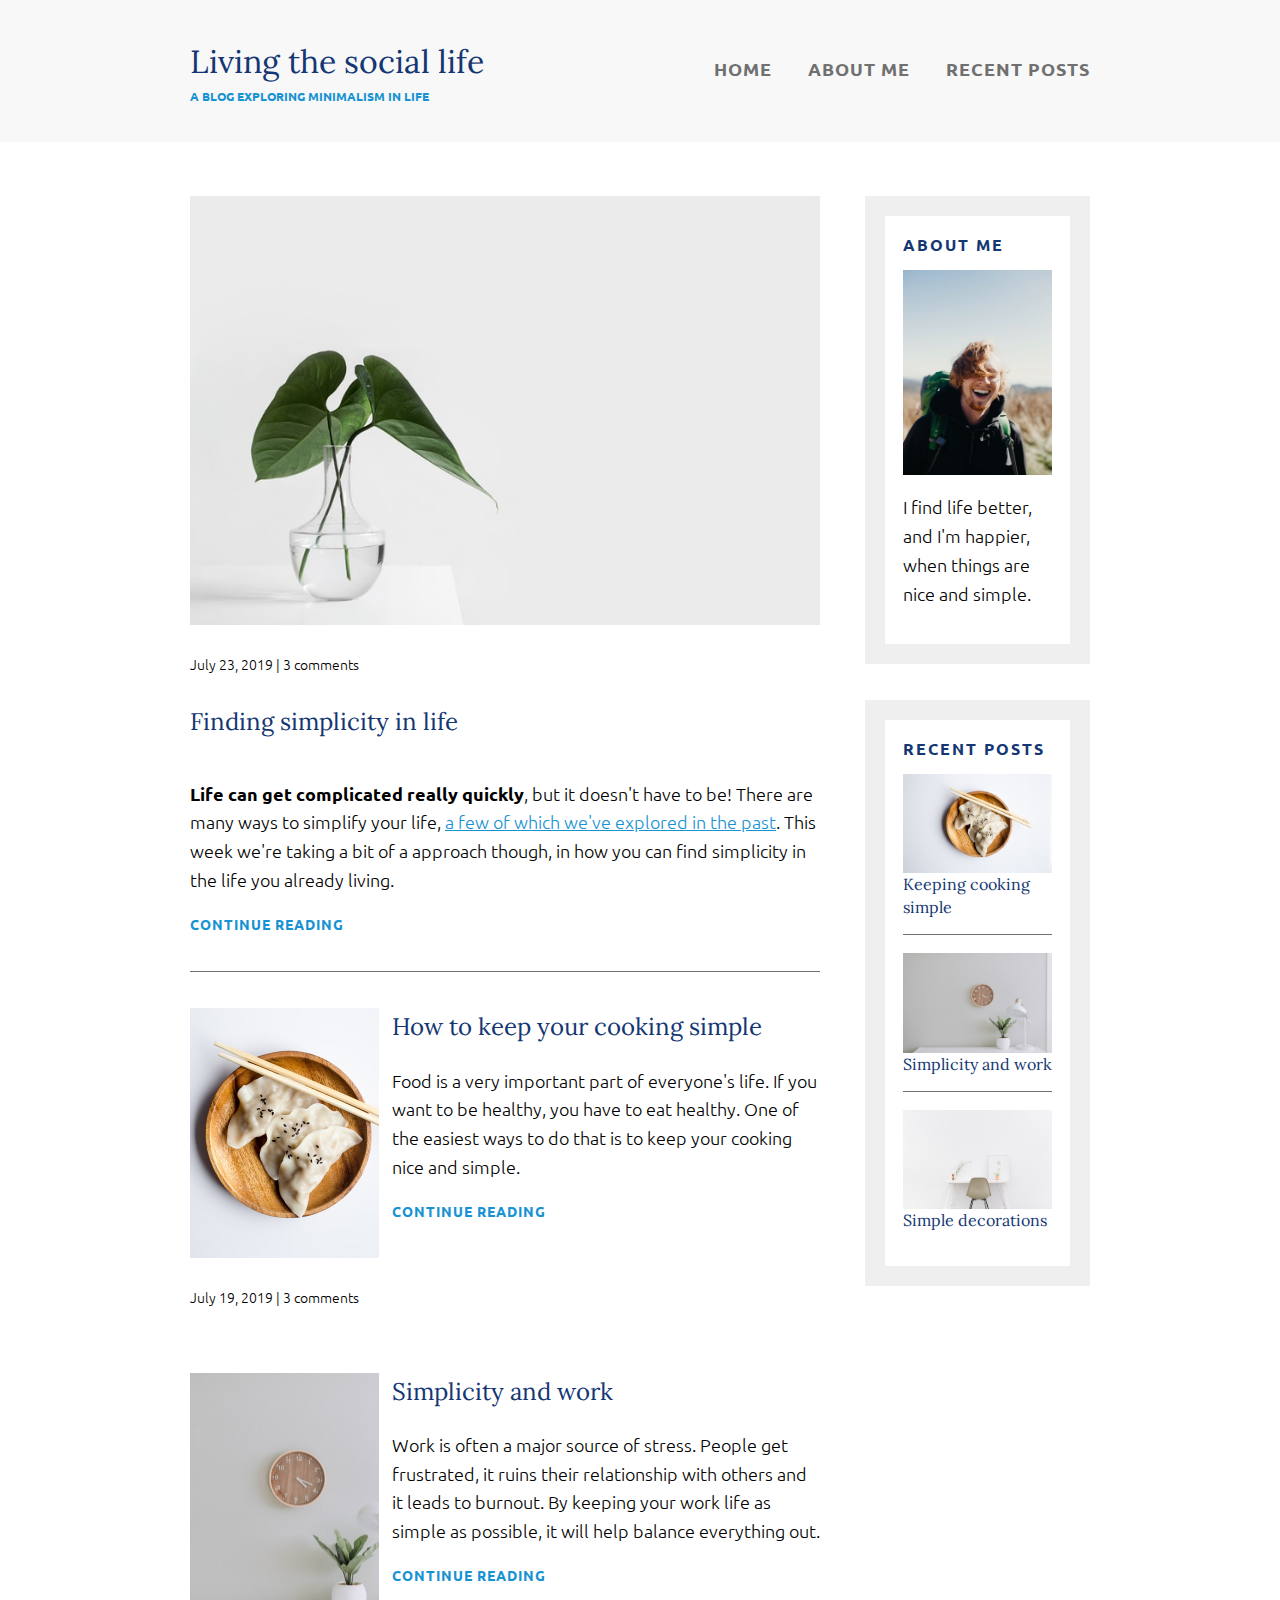
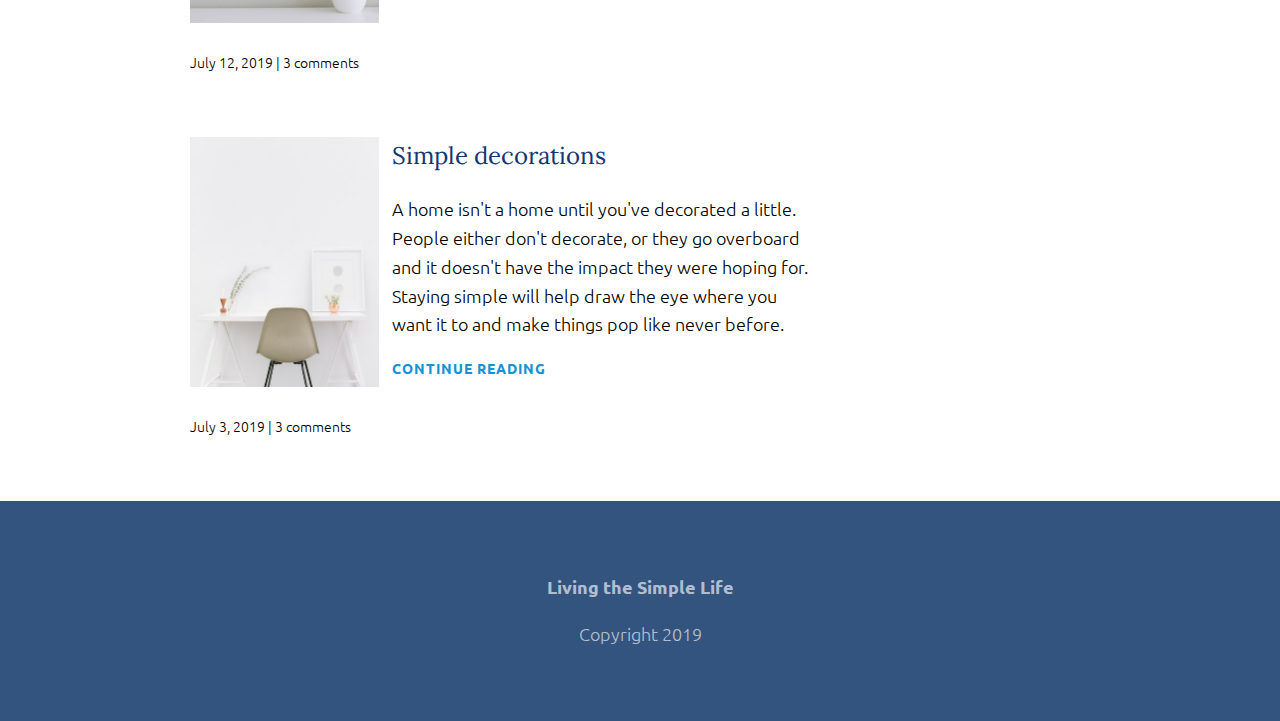
<file: index.html>
<html>
    <head>
        <link href="https://fonts.googleapis.com/css?family=Lora|Ubuntu:300,400,700&display=swap" rel="stylesheet">
        <link rel="stylesheet" href="css/styles.css">
    </head>
    <body> 
        <header>
            <div class="container container-flex">
                <div class="site-title">
                    <h1>Living the social life</h1>
                    <p class="subtitle">A blog exploring minimalism in life</p>
                </div>
                <nav>
                    <ul>
                        <li><a href="index.html">Home</a></li>
                        <li><a href="#">About me</a></li>
                        <li><a href="recent-posts.html">Recent posts</a></li>
                    </ul>
                </nav>
            </div> <!-- / .container -->
        </header>
        
        <div class="container container-flex">
            <main role="main">
                
                <article class="article-featured">
                    <h2 class="article-title">Finding simplicity in life</h2>
                    <img src="img/life.jpg" alt="simple white desk on a white wall with a plant on the far right side" class="article-image">
                    <p class="article-info">July 23, 2019 | 3 comments</p>
                    <p class="article-body"><strong>Life can get complicated really quickly</strong>, but it doesn't have to be! There are many ways to simplify your life, <a href="#">a few of which we've explored in the past</a>. This week we're taking a bit of a approach though, in how you can find simplicity in the life you already living.</p>
                    <a href="#" class="article-read-more">CONTINUE READING</a>
                </article>
                
                <article class="article-recent">
                    <div class="article-recent-main">
                        <h2 class="article-title">How to keep your cooking simple </h2>
                        <p class="article-body">Food is a very important part of everyone's life. If you want to be healthy, you have to eat healthy. One of the easiest ways to do that is to keep your cooking nice and simple.</p>
                        <a href="#" class="article-read-more">CONTINUE READING</a>
                    </div>
                    <div class="article-recent-secondary">
                        <img src="img/food.jpg" alt="two dumplings on a wood plate with chopsticks" class="article-image">
                        <p class="article-info">July 19, 2019 | 3 comments</p>
                    </div>
                </article>
                
                <article class="article-recent">
                    <div class="article-recent-main">
                        <h2 class="article-title">Simplicity and work </h2>
                        <p class="article-body">Work is often a major source of stress. People get frustrated, it ruins their relationship with others and it leads to burnout. By keeping your work life as simple as possible, it will help balance everything out.</p>
                        <a href="#" class="article-read-more">CONTINUE READING</a>
                    </div>
                    <div class="article-recent-secondary">
                        <img src="img/work.jpg" alt="a chair white chair at a white desk on a white wall" class="article-image">
                        <p class="article-info">July 12, 2019 | 3 comments</p>
                    </div>
                </article>
                
                <article class="article-recent">
                    <div class="article-recent-main">
                        <h2 class="article-title">Simple decorations</h2>
                        <p class="article-body">A home isn't a home until you've decorated a little. People either don't decorate, or they go overboard and it doesn't have the impact they were hoping for. Staying simple will help draw the eye where you want it to and make things pop like never before.</p>
                        <a href="#" class="article-read-more">CONTINUE READING</a>
                    </div>
                    <div class="article-recent-secondary">
                        <img src="img/deco.jpg" alt="a green plant in a clear, round vase with water in it" class="article-image">
                        <p class="article-info">July 3, 2019 | 3 comments</p>
                    </div>
                </article>
            </main>
            
            <aside class="sidebar">
                
                <div class="sidebar-widget">
                    <h2 class="widget-title">ABOUT ME</h2>
                    <img src="img/about-me.jpg" alt="john doe" class="widget-image">
                    <p class="widget-body">I find life better, and I'm happier, when things are nice and simple.</p>
                </div>
                
                <div class="sidebar-widget">
                    <h2 class="widget-title">RECENT POSTS</h2>
                    <div class="widget-recent-post">
                        <h3 class="widget-recent-post-title">Keeping cooking simple</h3>
                        <img src="img/food.jpg" alt="two dumplings on a wood plate with chopsticks" class="widget-image">
                    </div>
                    <div class="widget-recent-post">
                        <h3 class="widget-recent-post-title">Simplicity and work</h3>
                        <img src="img/work.jpg" alt="a chair white chair at a white desk on a white wall" class="widget-image">
                    </div>
                    <div class="widget-recent-post">
                        <h3 class="widget-recent-post-title">Simple decorations</h3>
                        <img src="img/deco.jpg" alt="a green plant in a clear, round vase with water in it" class="widget-image">
                    </div>
                </div>
                
            </aside>
            
        </div>
        
        
        <footer>
            <p><strong>Living the Simple Life</strong></p>
            <p>Copyright 2019</p>
        </footer>

        
        
    </body>
</html>
</file>
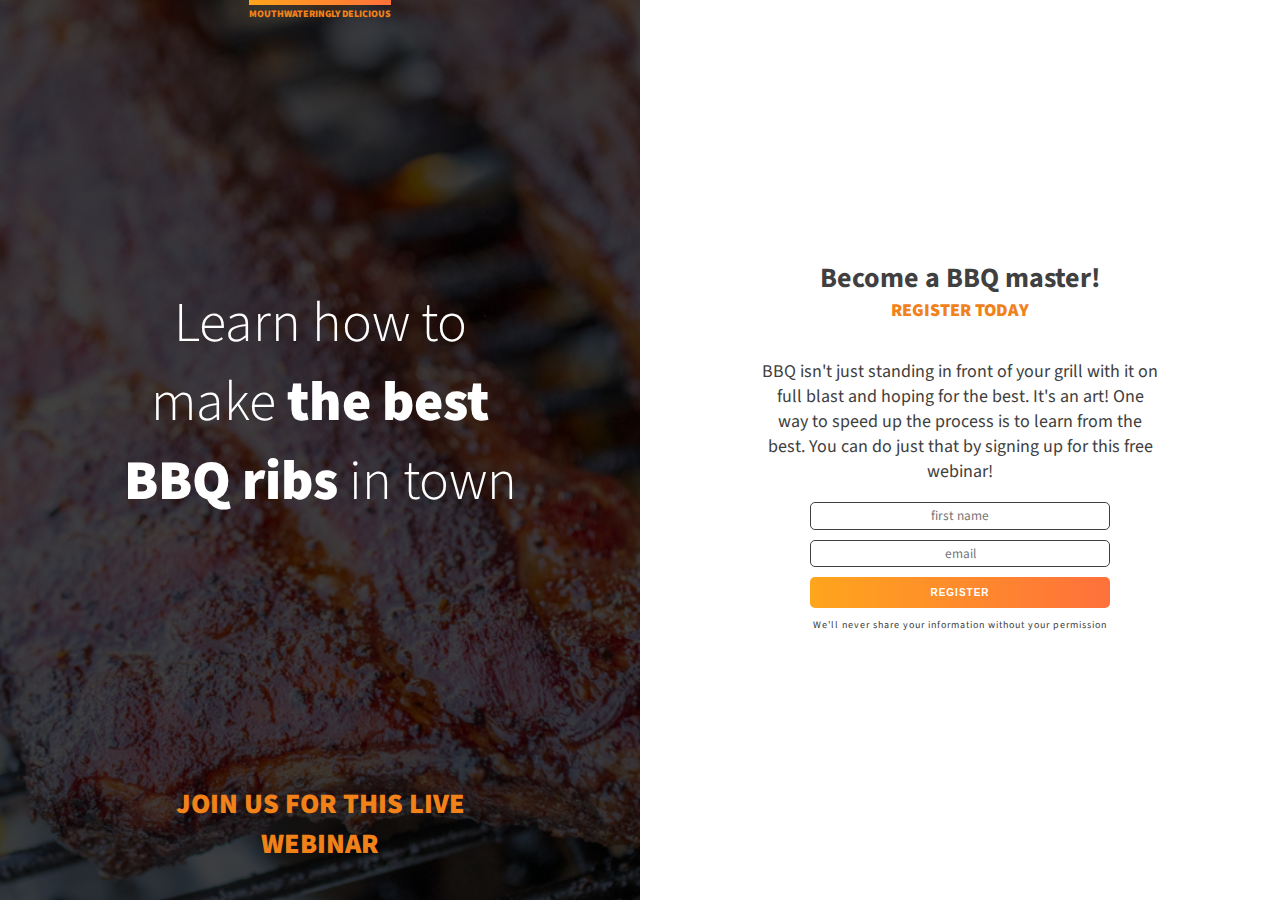
<file: BBQ_ribs/index.html>
<!DOCTYPE html>
<html>
    <head>
        <title>Become a BBQ master!</title>
        <link href="https://fonts.googleapis.com/css?family=Source+Sans+Pro:300,400,900&display=swap" rel="stylesheet">
        <link href="css/styles.css" rel="stylesheet">
    </head>
    <body>
        <div class="intro">
            <h1>Learn how to make <strong>the best BBQ ribs</strong> in town</h1>
            <p>Join us for this live webinar</p>
            <p class="top-text">Mouthwateringly delicious</p>
        </div>
        
        <div class="main-content">
            <h2>Become a BBQ master! </h2>
            <p>Register Today</p>
            <p>BBQ isn't just standing in front of your grill with it on full blast and hoping for the best. It's an art! One way to speed up the process is to learn from the best. You can do just that by signing up for this free webinar!</p>
            
            <form class="email-collector" action="#" method="POST">
                <input type="text" required placeholder="first name">
                <input type="email" required  placeholder="email">
                <button class="btn btn-primary" type="submit">Register</button>
            </form>
            
            <p class="fine-print">We'll never share your information without your permission</p>
        </div>
    </body>
</html>
</file>
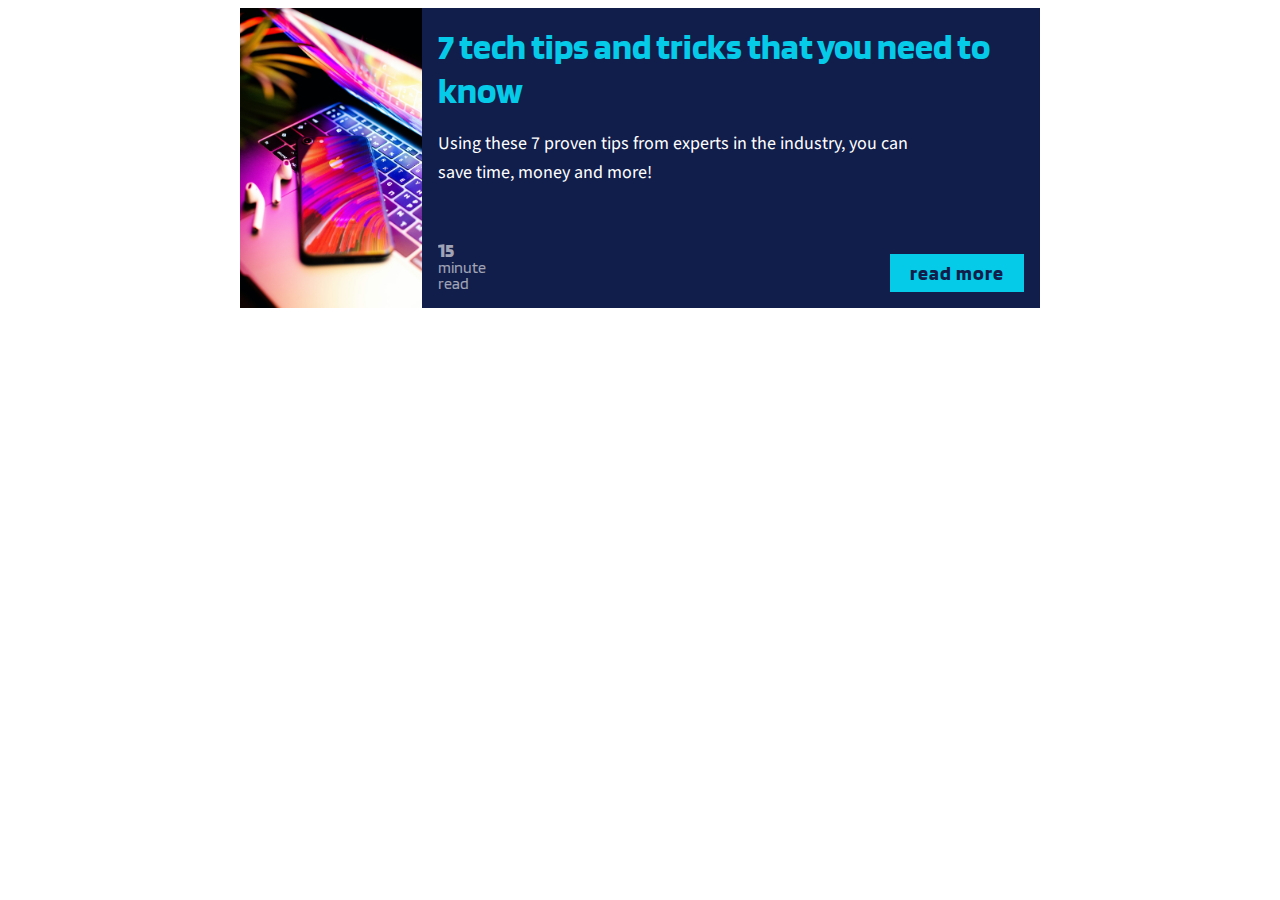
<file: MoreOnFlex/index.html>
<html>
    <head>
        <title>Flexbox card</title>
        <link href="https://fonts.googleapis.com/css?family=Blinker:400,700|Source+Sans+Pro&display=swap" rel="stylesheet">
        <link rel="stylesheet" href="css/styles.css">
    </head>
    <body>
        <div class="card">
            <img class="card-img" src="./images/tech.jpg" alt="an iphone on a macbook with dramatic lighting">
            <div class="card-content">
                <h2 class="card-title">7 tech tips and tricks that you need to know</h2>
                <p class="card-body">Using these 7 proven tips from experts in the industry, you can save time, money and more!</p>
                <div class="card-footer">
                    <p class="card-read-time"><span>15</span> minute<br>read</p>
                    <a href="#" class="card-btn">read more</a>
                </div>
            </div>
        </div>
    </body>
</html>
</file>
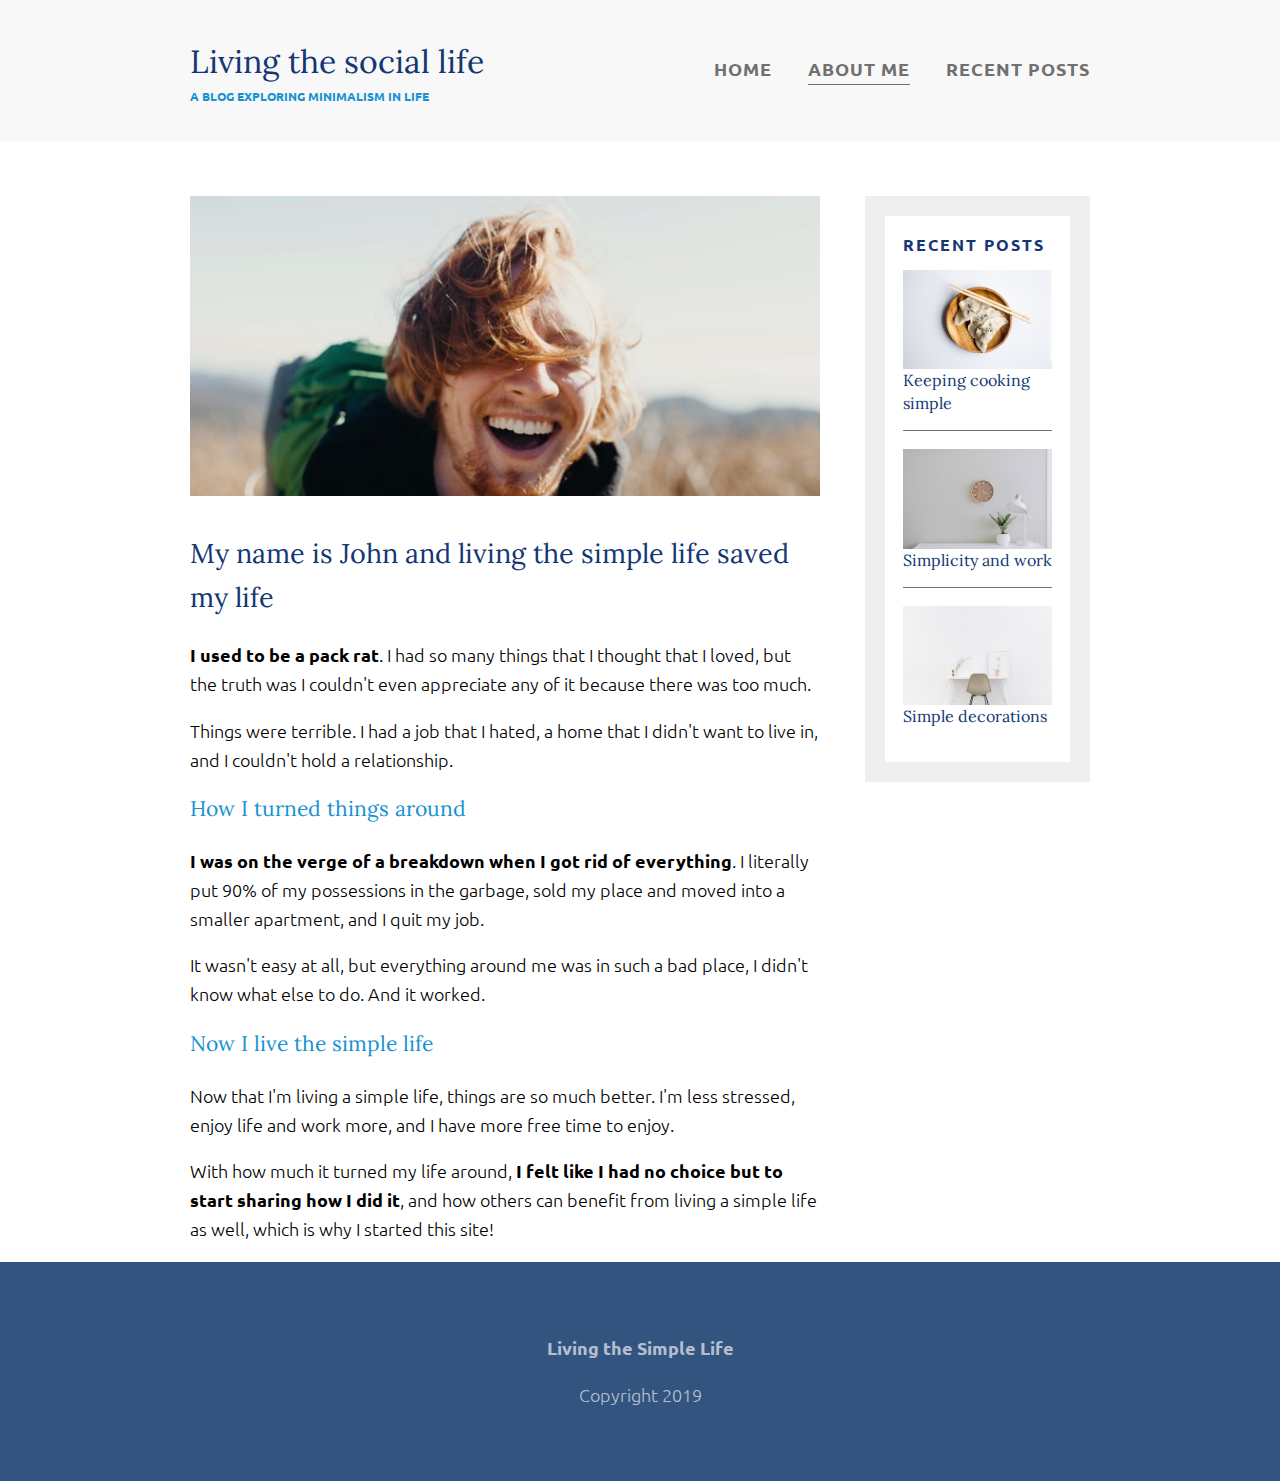
<file: about-me.html>
<html>
    <head>
        <link href="https://fonts.googleapis.com/css?family=Lora|Ubuntu:300,400,700&display=swap" rel="stylesheet">
        <link rel="stylesheet" href="css/styles.css">
    </head>
    <body> 
        <header>
            <div class="container container-flex">
                <div class="site-title">
                    <h1>Living the social life</h1>
                    <p class="subtitle">A blog exploring minimalism in life</p>
                </div>
                <nav>
                    <ul>
                        <li><a href="index.html">Home</a></li>
                        <li><a class="current-page" href="about-me.html">About me</a></li>
                        <li><a href="recent-posts.html">Recent posts</a></li>
                    </ul>
                </nav>
            </div> <!-- / .container -->
        </header>
        
        <div class="container container-flex">
            <main role="main">
                <img src="img/about-me.jpg" class="image-full">
                <h2>My name is John and living the simple life saved my life</h2>

                <p><strong>I used to be a pack rat</strong>. I had so many things that I thought that I loved, but the truth was I couldn't even appreciate any of it because there was too much.</p>
                <p>Things were terrible. I had a job that I hated, a home that I didn't want to live in, and I couldn't hold a relationship.</p>

                <h3>How I turned things around</h3>
                <p><strong>I was on the verge of a breakdown when I got rid of everything</strong>. I literally put 90% of my possessions in the garbage, sold my place and moved into a smaller apartment, and I quit my job.</p>
                <p>It wasn't easy at all, but everything around me was in such a bad place, I didn't know what else to do. And it worked.</p>

                <h3>Now I live the simple life</h3>
                <p>Now that I'm living a simple life, things are so much better. I'm less stressed, enjoy life and work more, and I have more free time to enjoy.</p>
                <p>With how much it turned my life around, <strong>I felt like I had no choice but to start sharing how I did it</strong>, and how others can benefit from living a simple life as well, which is why I started this site!</p>
            </main>
            
            <aside class="sidebar">
                            
                <div class="sidebar-widget">
                    <h2 class="widget-title">RECENT POSTS</h2>
                    <div class="widget-recent-post">
                        <h3 class="widget-recent-post-title">Keeping cooking simple</h3>
                        <img src="img/food.jpg" alt="two dumplings on a wood plate with chopsticks" class="widget-image">
                    </div>
                    <div class="widget-recent-post">
                        <h3 class="widget-recent-post-title">Simplicity and work</h3>
                        <img src="img/work.jpg" alt="a chair white chair at a white desk on a white wall" class="widget-image">
                    </div>
                    <div class="widget-recent-post">
                        <h3 class="widget-recent-post-title">Simple decorations</h3>
                        <img src="img/deco.jpg" alt="a green plant in a clear, round vase with water in it" class="widget-image">
                    </div>
                </div>
                
            </aside>
            
        </div>
        
        
        <footer>
            <p><strong>Living the Simple Life</strong></p>
            <p>Copyright 2019</p>
        </footer>

        
        
    </body>
</html>
</file>
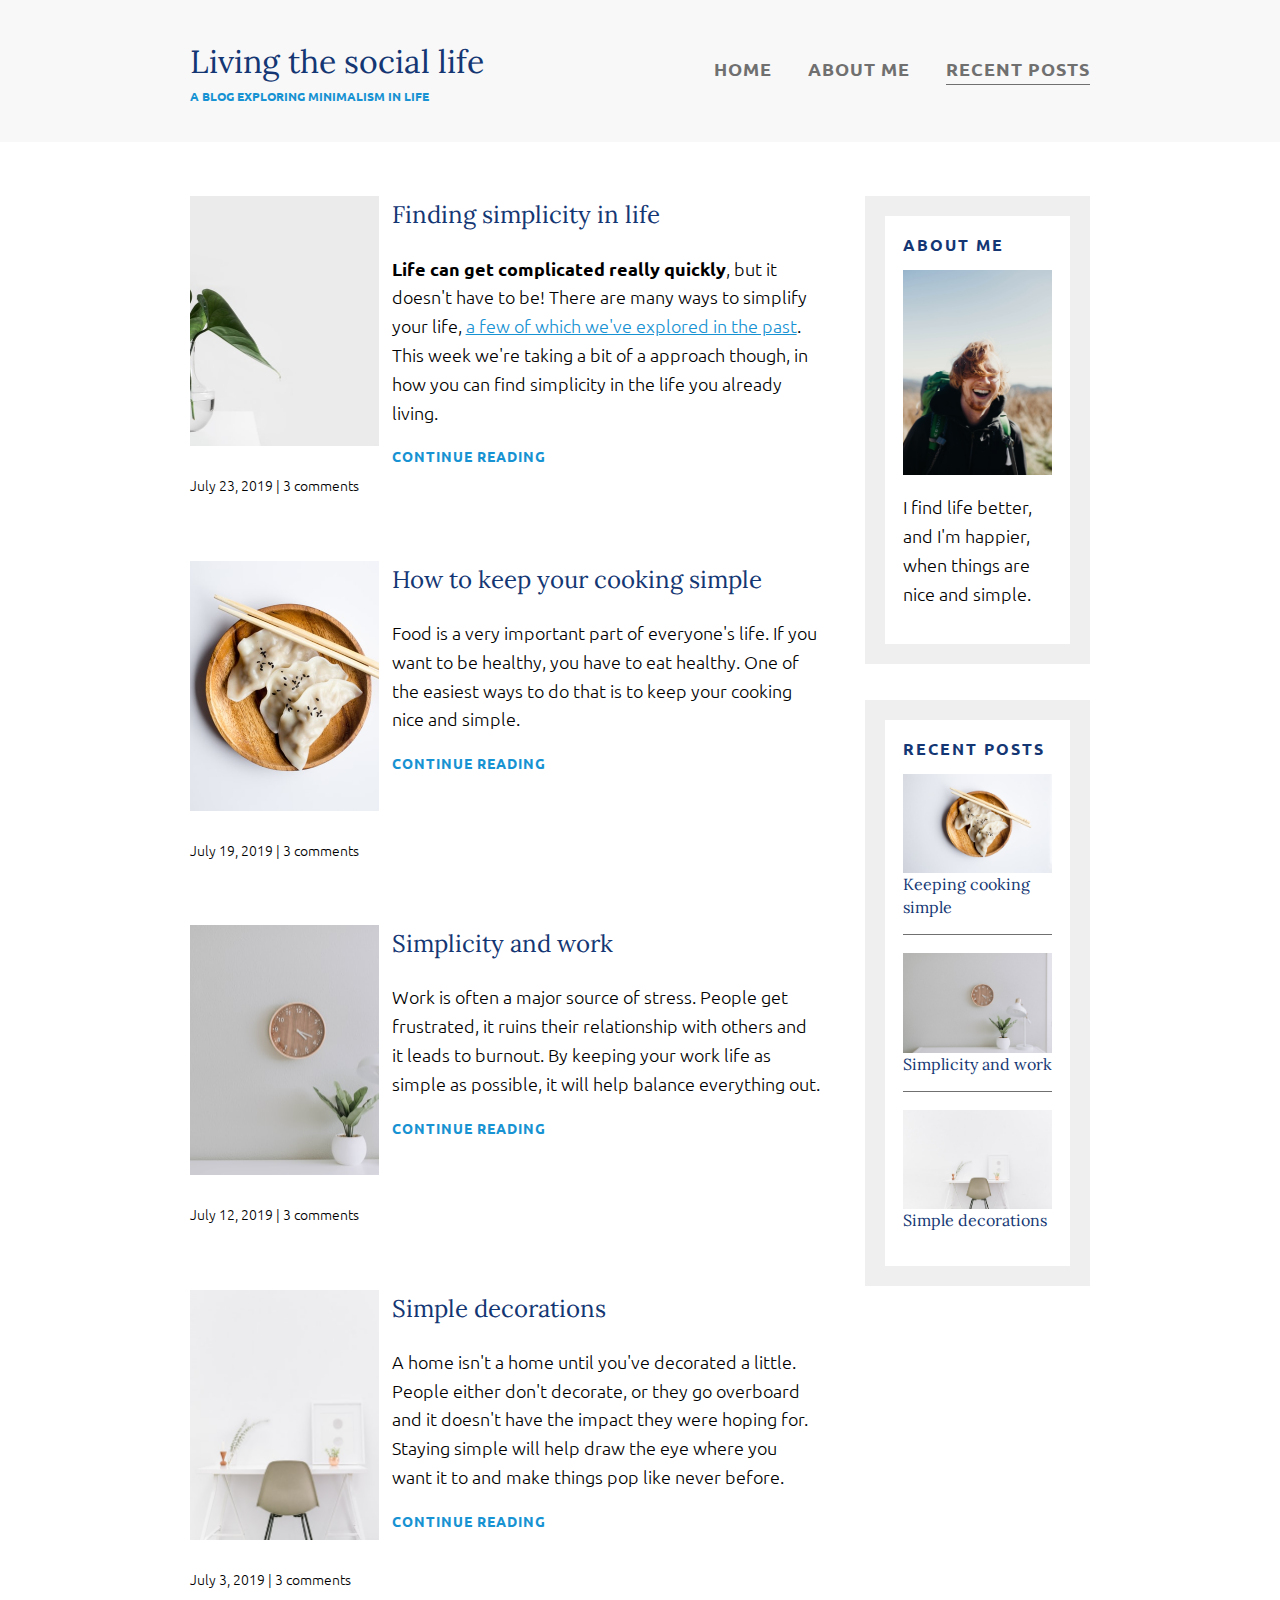
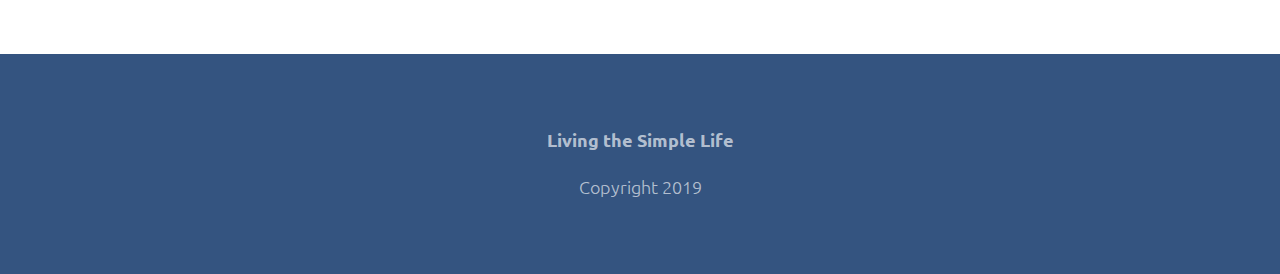
<file: recent-posts.html>
<html>
    <head>
        <link href="https://fonts.googleapis.com/css?family=Lora|Ubuntu:300,400,700&display=swap" rel="stylesheet">
        <link rel="stylesheet" href="css/styles.css">
    </head>
    <body> 
        <header>
            <div class="container container-flex">
                <div class="site-title">
                    <h1>Living the social life</h1>
                    <p class="subtitle">A blog exploring minimalism in life</p>
                </div>
                <nav>
                    <ul>
                        <li><a href="index.html">Home</a></li>
                        <li><a href="about-me.html">About me</a></li>
                        <li><a class="current-page" href="recent-posts.html">Recent posts</a></li>
                    </ul>
                </nav>
            </div> <!-- / .container -->
        </header>
        
        <div class="container container-flex">
            <main role="main">
                
                <article class="article-recent">
                    <div class="article-recent-main">
                        <h2 class="article-title">Finding simplicity in life</h2>
                        <p class="article-body"><strong>Life can get complicated really quickly</strong>, but it doesn't have to be! There are many ways to simplify your life, <a href="#">a few of which we've explored in the past</a>. This week we're taking a bit of a approach though, in how you can find simplicity in the life you already living.</p>
                        <a href="#" class="article-read-more">CONTINUE READING</a>
                    </div>
                    <div class="article-recent-secondary">
                        <img src="img/life.jpg" alt="simple white desk on a white wall with a plant on the far right side" class="article-image">
                        <p class="article-info">July 23, 2019 | 3 comments</p>
                    </div>
                </article>
                
                <article class="article-recent">
                    <div class="article-recent-main">
                        <h2 class="article-title">How to keep your cooking simple </h2>
                        <p class="article-body">Food is a very important part of everyone's life. If you want to be healthy, you have to eat healthy. One of the easiest ways to do that is to keep your cooking nice and simple.</p>
                        <a href="#" class="article-read-more">CONTINUE READING</a>
                    </div>
                    <div class="article-recent-secondary">
                        <img src="img/food.jpg" alt="two dumplings on a wood plate with chopsticks" class="article-image">
                        <p class="article-info">July 19, 2019 | 3 comments</p>
                    </div>
                </article>
                
                <article class="article-recent">
                    <div class="article-recent-main">
                        <h2 class="article-title">Simplicity and work </h2>
                        <p class="article-body">Work is often a major source of stress. People get frustrated, it ruins their relationship with others and it leads to burnout. By keeping your work life as simple as possible, it will help balance everything out.</p>
                        <a href="#" class="article-read-more">CONTINUE READING</a>
                    </div>
                    <div class="article-recent-secondary">
                        <img src="img/work.jpg" alt="a chair white chair at a white desk on a white wall" class="article-image">
                        <p class="article-info">July 12, 2019 | 3 comments</p>
                    </div>
                </article>
                
                <article class="article-recent">
                    <div class="article-recent-main">
                        <h2 class="article-title">Simple decorations</h2>
                        <p class="article-body">A home isn't a home until you've decorated a little. People either don't decorate, or they go overboard and it doesn't have the impact they were hoping for. Staying simple will help draw the eye where you want it to and make things pop like never before.</p>
                        <a href="#" class="article-read-more">CONTINUE READING</a>
                    </div>
                    <div class="article-recent-secondary">
                        <img src="img/deco.jpg" alt="a green plant in a clear, round vase with water in it" class="article-image">
                        <p class="article-info">July 3, 2019 | 3 comments</p>
                    </div>
                </article>
            </main>
            
            <aside class="sidebar">
                
                <div class="sidebar-widget">
                    <h2 class="widget-title">ABOUT ME</h2>
                    <img src="img/about-me.jpg" alt="john doe" class="widget-image">
                    <p class="widget-body">I find life better, and I'm happier, when things are nice and simple.</p>
                </div>
                
                <div class="sidebar-widget">
                    <h2 class="widget-title">RECENT POSTS</h2>
                    <div class="widget-recent-post">
                        <h3 class="widget-recent-post-title">Keeping cooking simple</h3>
                        <img src="img/food.jpg" alt="two dumplings on a wood plate with chopsticks" class="widget-image">
                    </div>
                    <div class="widget-recent-post">
                        <h3 class="widget-recent-post-title">Simplicity and work</h3>
                        <img src="img/work.jpg" alt="a chair white chair at a white desk on a white wall" class="widget-image">
                    </div>
                    <div class="widget-recent-post">
                        <h3 class="widget-recent-post-title">Simple decorations</h3>
                        <img src="img/deco.jpg" alt="a green plant in a clear, round vase with water in it" class="widget-image">
                    </div>
                </div>
                
            </aside>
            
        </div>
        
        
        <footer>
            <p><strong>Living the Simple Life</strong></p>
            <p>Copyright 2019</p>
        </footer>

        
        
    </body>
</html>
</file>
<file: css/styles.css>
/*  Fonts
-----
font-family: 'Lora', serif;
font-family: 'Ubuntu', sans-serif;
*/

body {
    margin: 0;
    font-family: 'Ubuntu', sans-serif;
    font-size: 1.125rem;
    font-weight: 300;
    line-height: 1.6;
}

img {
    max-width: 100%;
    display: block;
}

.image-full {
    max-height: 300px;
    width: 100%;
    object-fit: cover;
    margin-bottom: 2em;
}

/* =================
Typography
================= */

h1, 
h2,
h3 {
    font-family: 'Lora', serif;
    font-weight: 400;
    color: #143774;
    margin-top: 0;
}

h1 {
    font-size: 2rem;
    margin: 0;
}

h3 {
    color: #1792d2;
}

a {
    color: #1792d2;
}

a:hover,
a:focus {
    color: #143774;
}

strong {
    font-weight: 700;
}

/* h1 subtitle */
.subtitle {
    font-weight: 700;
    color: #1792d2;
    font-size: .75rem;
    margin: 0;
    text-transform: uppercase;
}

.article-title {
    font-size: 1.5rem;
}

.article-read-more,
.article-info {
    font-size: .875rem;
}

.article-read-more {
    color: #1792d2;
    text-decoration: none;
    font-weight: 700;
    text-transform: uppercase;
    letter-spacing: 1px;
}

.article-read-more:hover,
.article-read-more:focus {
    color: #143774;
    text-decoration: underline;
}

.article-info {
    margin: 2em 0;
}

.widget-title,
.widget-recent-post-title {
    font-size: 1rem;
    line-height: 1.4;
}

.widget-title {
    font-family: 'Ubuntu', sans-serif;
    font-weight: 700;
    letter-spacing: 2px;
}

.widget-recent-post-title {
    color: #143774;
}


/* =================
Layout
================= */

.container {
    width: 90%;
    max-width: 900px;
    margin: 0 auto;
}

.container-flex {
    display: flex;
    flex-direction: column;
    justify-content: space-between;
}

header {
    background: #f8f8f8;
    padding: 2em 0;
    text-align: center;
    margin-bottom: 3em;
}

footer {
    background:#345480;
    color: rgba(255,255,255, .65);
    /* a = alpha */
    /* alpha = opacity / transparency */
    text-align: center;
    padding: 3em 0;
}

@media (min-width: 675px) {
    header {
        text-align: left;
    }
    
    .container-flex {
        flex-direction: row;
    }
    
    main {
        width: 70%;
    }
    
    aside {
        width: 25%;
        min-width: 200px;
        margin-left: 1em;
    }
}

/* navigation */

nav ul {
    list-style: none;
    padding: 0;
    display: flex;
    justify-content: center;
}

nav li {
    margin-left: 2em;
}

nav a {
    text-decoration: none;
    color: #707070;
    font-weight: 700;
    text-transform: uppercase;
    letter-spacing: 1px;
    padding: .25em 0;
}

nav a:hover,
nav a:focus {
    color: #1792d2;
}

.current-page {
    border-bottom: 1px solid #707070;
}

.current-page:hover {
    color: #707070;
}

@media (max-width: 675px) {
    nav ul {
        flex-direction: column;
    }
    
    nav li {
        margin: .5em 0;
    }
}

/* articles */

.article-featured {
    border-bottom: #707070 1px solid;
    padding-bottom: 2em;
    margin-bottom: 2em;
}

.article-recent {
    display: flex;
    flex-direction: column;
    margin-bottom: 2em;
}

.article-recent-main {
    order: 2;
}

.article-recent-secondary {
    order: 1;
}

@media (min-width: 675px) {
    .article-recent {
        flex-direction: row;
        justify-content: space-between;
    }
    
    .article-recent-main {
        width: 68%;
    }
    
    .article-recent-secondary {
        width: 30%;
    }
    
    .article-featured {
        display: flex;
        flex-direction: column;
    }
    
    .article-image {
        order: -2;
        min-height: 250px;
        object-fit: cover;
        /* object-position: left; */
    }
    
    .article-info {
        order: -1;
    }
}

/* widgets */

.sidebar-widget {
    border: 20px solid #efefef;
    margin-bottom: 2em;
    padding: 1em;
}

.widget-recent-post {
    display: flex;
    flex-direction: column;
    border-bottom: 1px solid #707070;
    margin-bottom: 1em;
}

.widget-recent-post:last-child {
    border: 0;
    margin: 0;
}

.widget-image {
    order: -1;
}
</file>
<file: BBQ_ribs/css/styles.css>
/*  font-family: 'Source Sans Pro', sans-serif;  */

* {
    box-sizing: border-box;
}

body {
    margin: 0;
    font-family: 'Source Sans Pro', sans-serif; 
    font-size: 1rem;
    color: #404040;
    text-align: center;
}


/* =================
   Typography 
   ================= */

h1 {
    font-size: 2.25rem;
    font-weight: 300;
    color: #fff;
    margin: 0;
}

h1 + p {
    color: #F18119;
    font-weight: 900;
    font-size: 1.3125rem;
    text-transform: uppercase;
    margin: 0;
}

h2 {
    font-size: 1.3125rem;
    margin: 0;
}

h2 + p {
    font-weight: 900;
    color: #F18119;
    margin-top: 0;
    text-transform: uppercase;
}

.top-text {
    font-size: 0.625rem;
    margin: 0;
    padding-top: 2px;
    color: #F18119;
    font-weight: 900;
    text-transform: uppercase;
    order: -1;
    border-top: 5px solid #F18119;
    border-image: linear-gradient(to left, #ff713b, #ffa51d) 1;
}

.fine-print {
    font-size: 0.625rem;
    letter-spacing: 1px;
}

strong { font-weight: 900; }


/* =================
   Intro section 
   ================= */
   
.intro {
    background-image: url(../images/dark-ribs.jpg);
     /* //linear-gradient(45deg,red, blue); */
    background-color: #404040; 
    background-blend-mode: multiply;
    background-size: cover;
    background-position: center;
    padding: 0 .5em 2em;
    display: flex;
    flex-direction: column;
    justify-content: space-between;
    min-height: 50vh;
}


/* =================
   main-content section 
   ================= */
   
.main-content {
    padding: 2em 1em;
}



.intro > *,
.main-content > * {
    max-width: 400px;
    margin-left: auto;
    margin-right: auto;
}


/* =================
   form
   ================= */
   
.email-collector {
    width: 80%;
    max-width: 300px;
}

input,
.btn {
    width: 100%;
    border-radius: 5px;
}

input {
    font-family: inherit;
    text-align: inherit;
    margin-bottom: .75em;
    padding: .25em;
    border: 1px solid #404040;
    transform: scale(1);
    transition: transform 250ms;
}

input:focus {
    transform: scale(1.1);
}

.btn {
    display: inline-block;
    padding: 1em 1.5em;
    font-size: 0.625rem;
    text-transform: uppercase;
    font-weight: 900;
    letter-spacing: 1px;
    border: 0;
    cursor: pointer;
}

.btn-primary {
    background-image: linear-gradient(to left, #FF713B, #FFA51D);
    color: white;
    transform: scale(1);
    transition: transform 250ms;
}

.btn-primary:hover,
.btn-primary:focus {
    transform: scale(1.1);
}

/* =================
   media queries 
   ================= */
   
@media (min-width: 675px) {
    body {
        font-size: 1.125rem;
        display: flex;
    }
    
    h1 {
        font-size: 3.5rem;
    }
    
    h2,
    h1 + p {
        font-size: 1.75rem;
    }
    
    .intro,
    .main-content {
        width: 50%;
        min-height: 100vh;
    }
    
    .main-content {
        display: flex;
        flex-direction: column;
        justify-content: center;
    }
}
</file>
<file: MoreOnFlex/css/styles.css>
body {}

.card {
    width: 90%;
    margin: 0 auto;
    max-width: 800px;
    background: #111d4a;
    color: #fff;
    display: flex;
    flex-direction: column;
}

.card-img {
    object-fit: cover;
    flex-basis: 200px;
    min-width: 0;
    min-height: 0;
    
    background: yellow;
}

.card-content {
    padding: 1em;
}

.card-title,
.card-read-time,
.card-btn {
    font-family: 'Blinker', sans-serif;
}

.card-title {
    color: #05cbe9;
    font-size: 1.75rem;
    margin: 0;
}

.card-body {
    font-size: 1rem;
    font-family: 'Source Sans Pro', sans-serif;
    line-height: 1.6;
}

.card-footer {
    display: flex;
    justify-content: space-between;
    align-items: flex-end;
    margin-top: 3em;
}

.card-btn {
    font-size: 1.25rem;
    background: #05cbe9;
    color: #111d4a;
    text-decoration: none;
    font-weight: 700;
    padding: .35em 1em;
    letter-spacing: 1px;
}

.card-read-time {
    margin: 0;
    opacity: .6;
    line-height: 1;
}

.card-read-time span {
    font-weight: 700;
    display: block;
    font-size: 1.25em;
}

@media (min-width: 600px) {
    .card {
        flex-direction: row;
    }
    
    .card-img {
        height: 300px;
    }
    
    .card-content {
        display: flex;
        flex-direction: column;
    }
    
    .card-title {
        font-size: 2.25rem
    }
    
    .card-body {
        font-size: 1.125rem;
        max-width: 500px;
    }
    
    .card-footer {
        margin-top: auto;
    }
}
</file>
